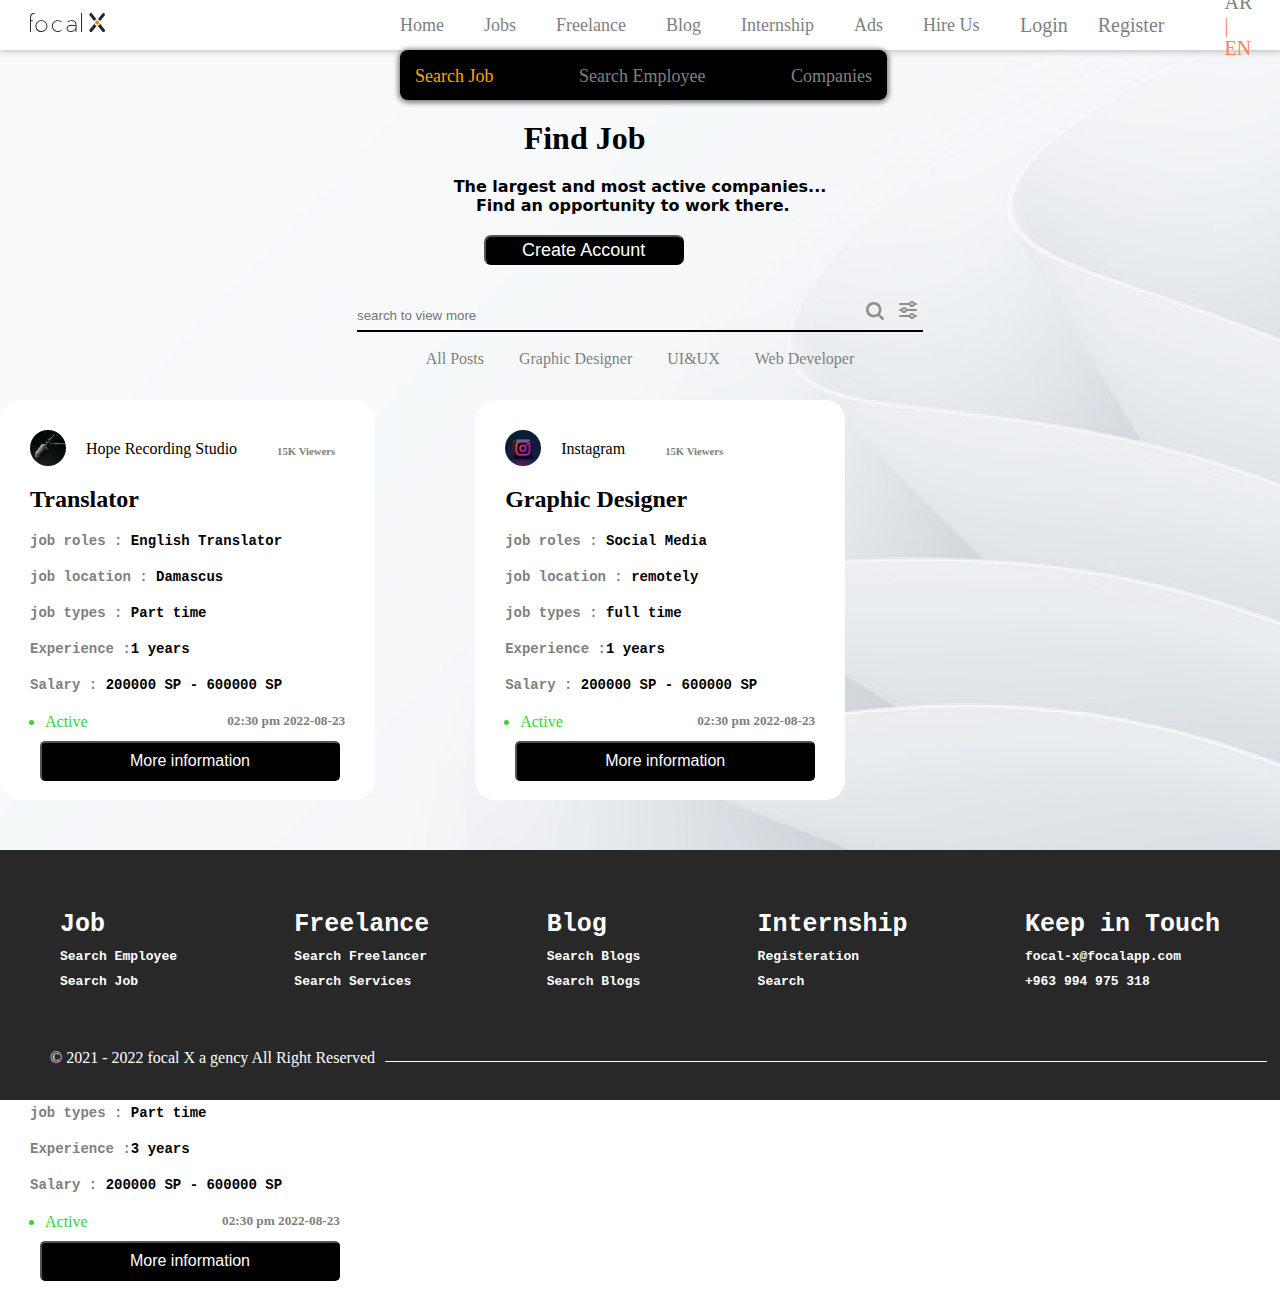
<file: index.html>
<!DOCTYPE html>
<html lang="en">
    <head>
        <meta charset="UTF-8">
        <meta http-equiv="X-UA-Compatible" content="IE=edge">
        <meta name="viewport" content="width=device-width, initial-scale=1.0">
        <title>Document</title>
        <link rel="stylesheet" href="./assets/style/style1.css">
    </head>
    <body>
       <nav class="navbar">
        <div class="image">
            <img src="./assets/img/svg/logo.svg" alt="">
        </div>
        <ul class="items">
            <li><a href="#">Home</a></li>
            <li class="min">
                <a class="diffrent" href="#">Jobs</a>
                <ul class="submin">
                    <li><a class="chose" href="./index.html">Search Job</a></li>
                    <li><a href="./index2.html">Search Employee</a></li>
                    <li><a href="index3.html">Companies</a></li>
                </ul>
            </li>
            <li><a href="#">Freelance</a></li>
            <li><a href="#">Blog</a></li>
            <li><a href="#">Internship</a></li>
            <li><a href="#">Ads</a></li>
            <li><a href="#">Hire Us</a></li>
        </ul>
        <div class="login_lan">
            <div class="login">
                <p><span>Login</span>Register</p>
            </div>
            <div class="lan">
                <p>AR<span> | EN</span></p>
            </div>
        </div>
       </nav> 
       <section class="hero">
        <div class="Find">
        <h1>Find Job</h1>
        <h4>The largest and most active companies... <br>  &nbsp; &nbsp;  Find an  opportunity to work there.</h4>
        <button>Create Account</button>
        </div> 

         <div class="search">
            <input type="search" placeholder="search to view more">
            <img src="./assets/img/svg/Vector saetch.svg" alt="#">
            <img src="./assets/img/svg/Vector.svg" alt="#">
         </div>

       
       <div class="links">
        <a href="@">All Posts</a>
        <a href="@">Graphic Designer</a>
        <a href="@">UI&UX</a>
        <a href="@"> Web Developer </a>
       </div>
       
         <div class="cards">
            <div class="card">
                <article class="img">
                <img src="./assets/img/svg/Ellipse 1.svg" alt="">
                 <p> Hope Recording Studio</p>
                <h6>15K Viewers</h6>
            </article>
                <h2>Translator</h2>
                <h4> job roles : <span> English Translator </span></h4>
                <h4>job location : <span> Damascus </span></h4>
                <h4>job types : <span>Part time </span></h4>
                <h4>Experience :<span>1 years</span></h4>
                <h4>Salary : <span>200000 SP - 600000 SP </span></h4> 
                <article  class="Active">
             <ul class="ul">
              <li> <p>Active</p> </li> 
              </ul>
                <h5>02:30 pm 2022-08-23</h5>
                </article>
                <button id="button">More information</button>
            </div>
            <div class="card">
                <article class="img">
                <img src="./assets/img/svg/Ellipse 2 .svg" alt="">
                 <p> Instagram</p>
                <h6>15K Viewers</h6>
            </article>
                <h2>Graphic Designer</h2>
                <h4> job roles : <span> Social Media </span></h4>
                <h4>job location : <span> remotely </span></h4>
                <h4>job types : <span> full time </span></h4>
                <h4>Experience :<span>1 years</span></h4>
                <h4>Salary : <span>200000 SP - 600000 SP </span></h4> 
                <article  class="Active">
             <ul class="ul">
              <li> <p>Active</p> </li> 
              </ul>
                <h5>02:30 pm 2022-08-23</h5>
                </article>
                <button id="button">More information</button>
            </div>
            <div class="card">
                <article class="img">
                <img src="./assets/img/svg/Ellipse 3 .svg" alt="">
                 <p> YouTube  </p>
                <h6>15K Viewers</h6>
            </article>
                <h2>Content Writer</h2>
                <h4> job roles : <span> YouTube Script Writer </span></h4>
                <h4>job location : <span> remotely </span></h4>
                <h4>job types : <span>Part time </span></h4>
                <h4>Experience :<span>3 years</span></h4>
                <h4>Salary : <span>200000 SP - 600000 SP </span></h4> 
                <article  class="Active">
             <ul class="ul">
              <li> <p>Active</p> </li> 
              </ul>
                <h5>02:30 pm 2022-08-23</h5>
                </article>
                <button id="button">More information</button>
            </div>
        </div>
        <footer>
            <div class="ALL">
                <div>
                    <h2>Job</h2>
                    <h4>Search Employee</h4>
                    <h4>Search Job</h4>
                </div>
                <div>
                    <h2>Freelance</h2>
                    <h4>Search Freelancer</h4>
                    <h4>Search Services</h4>
                </div>
                <div>
                    <h2>Blog</h2>
                    <h4>Search Blogs</h4>
                    <h4>Search Blogs</h4>
                </div>
                <div>
                    <h2>Internship</h2>
                    <h4>Registeration</h4>
                    <h4>Search</h4>
                </div>
                <div>
                    <h2>Keep in Touch</h2>
                    <h4>focal-x@focalapp.com</h4>
                    <h4>+963 994 975 318</h4>
                </div>
                
            </div>
              <article class="end">
                <p>© 2021 - 2022 focal X a gency All Right Reserved</p> 
                <hr>
              </article>

        </footer>
       
    </section>
    </body>
</html>
</file>
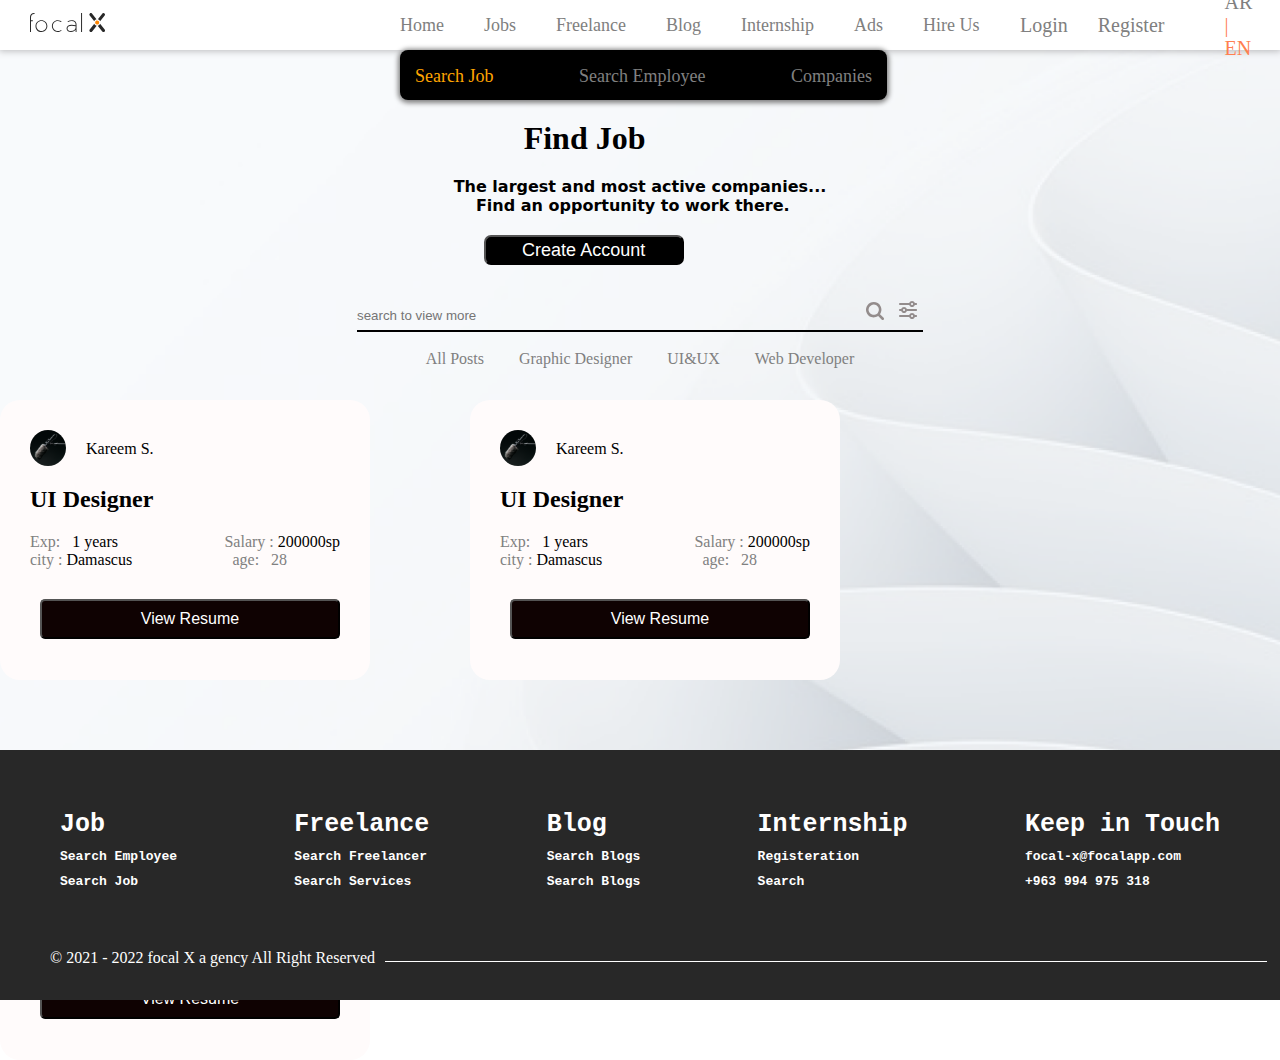
<file: index2.html>
<!DOCTYPE html>
<html lang="en">
    <head>
        <meta charset="UTF-8">
        <meta http-equiv="X-UA-Compatible" content="IE=edge">
        <meta name="viewport" content="width=device-width, initial-scale=1.0">
        <title>Document</title>
        <link rel="stylesheet" href="./assets/style/styles2.css">
    </head>
    <body>
       <nav class="navbar">
        <div class="image">
            <img src="./assets/img/svg/logo.svg" alt="">
        </div>
        <ul class="items">
            <li><a href="#">Home</a></li>
            <li class="min">
                <a class="diffrent" href="#">Jobs</a>
                <ul class="submin">
                    <li><a class="chose" href="./index.html">Search Job</a></li>
                    <li><a href="./index2.html">Search Employee</a></li>
                    <li><a href="./index3.html">Companies</a></li>
                </ul>
            </li>
            <li><a href="#">Freelance</a></li>
            <li><a href="#">Blog</a></li>
            <li><a href="#">Internship</a></li>
            <li><a href="#">Ads</a></li>
            <li><a href="#">Hire Us</a></li>
        </ul>
        <div class="login_lan">
            <div class="login">
                <p><span>Login</span>Register</p>
            </div>
            <div class="lan">
                <p>AR<span> | EN</span></p>
            </div>
        </div>
       </nav> 
       <section class="hero">
        <div class="Find">
        <h1>Find Job</h1>
        <h4>The largest and most active companies... <br>  &nbsp; &nbsp;  Find an  opportunity to work there.</h4>
        <button>Create Account</button>
        </div> 

         <div class="search">
            <input type="search" placeholder="search to view more">
            <img src="./assets/img/svg/Vector saetch.svg" alt="#">
            <img src="./assets/img/svg/Vector.svg" alt="#">
         </div>

       
       <div class="links">
        <a href="@">All Posts</a>
        <a href="@">Graphic Designer</a>
        <a href="@">UI&UX</a>
        <a href="@"> Web Developer </a>
       </div>
       
         <div class="cards">
            <div class="card">
                <article class="img">
                <img src="./assets/img/svg/Ellipse 1.svg" alt="">
                 <p> Kareem S.</p>
                
            </article>
                <h2>UI Designer</h2>
                <div class="info">
                    <div>
                        <p>Exp: &nbsp; <span>1 years</span></p>
                        <p>city : <span>Damascus</span></p>
                    </div>
                    <div>
                        <p>Salary : <span>200000sp</span></p>
                        <p> &nbsp; age: &nbsp; <span></span>28</p>
                    </div>
                </div>
                 
                </article>
                <button id="butt">View Resume</button>
            </div>
            <div class="card">
                <article class="img">
                <img src="./assets/img/svg/Ellipse 1.svg" alt="">
                 <p> Kareem S.</p>
                
            </article>
                <h2>UI Designer</h2>
                <div class="info">
                    <div>
                        <p>Exp: &nbsp; <span>1 years</span></p>
                        <p>city : <span>Damascus</span></p>
                    </div>
                    <div>
                        <p>Salary : <span>200000sp</span></p>
                        <p> &nbsp; age: &nbsp; <span></span>28</p>
                    </div>
                </div>
                 
                </article>
                <button id="butt">View Resume</button>
            </div>
            <div class="card">
                <article class="img">
                <img src="./assets/img/svg/Ellipse 1.svg" alt="">
                 <p> Kareem S.</p>
                
            </article>
                <h2>UI Designer</h2>
                <div class="info">
                    <div>
                        <p>Exp: &nbsp; <span>1 years</span></p>
                        <p>city : <span>Damascus</span></p>
                    </div>
                    <div>
                        <p>Salary : <span>200000sp</span></p>
                        <p> &nbsp; age: &nbsp; <span></span>28</p>
                    </div>
                </div>
                 
                </article>
                <button id="butt">View Resume</button>
            </div>
            
        
       
    </section>
    <footer>
        <div class="ALL">
            <div>
                <h2>Job</h2>
                <h4>Search Employee</h4>
                <h4>Search Job</h4>
            </div>
            <div>
                <h2>Freelance</h2>
                <h4>Search Freelancer</h4>
                <h4>Search Services</h4>
            </div>
            <div>
                <h2>Blog</h2>
                <h4>Search Blogs</h4>
                <h4>Search Blogs</h4>
            </div>
            <div>
                <h2>Internship</h2>
                <h4>Registeration</h4>
                <h4>Search</h4>
            </div>
            <div>
                <h2>Keep in Touch</h2>
                <h4>focal-x@focalapp.com</h4>
                <h4>+963 994 975 318</h4>
            </div>
            
        </div>
          <article class="end">
            <p>© 2021 - 2022 focal X a gency All Right Reserved</p> 
            <hr>
          </article>

    </footer>
    </body>
</html>
</file>
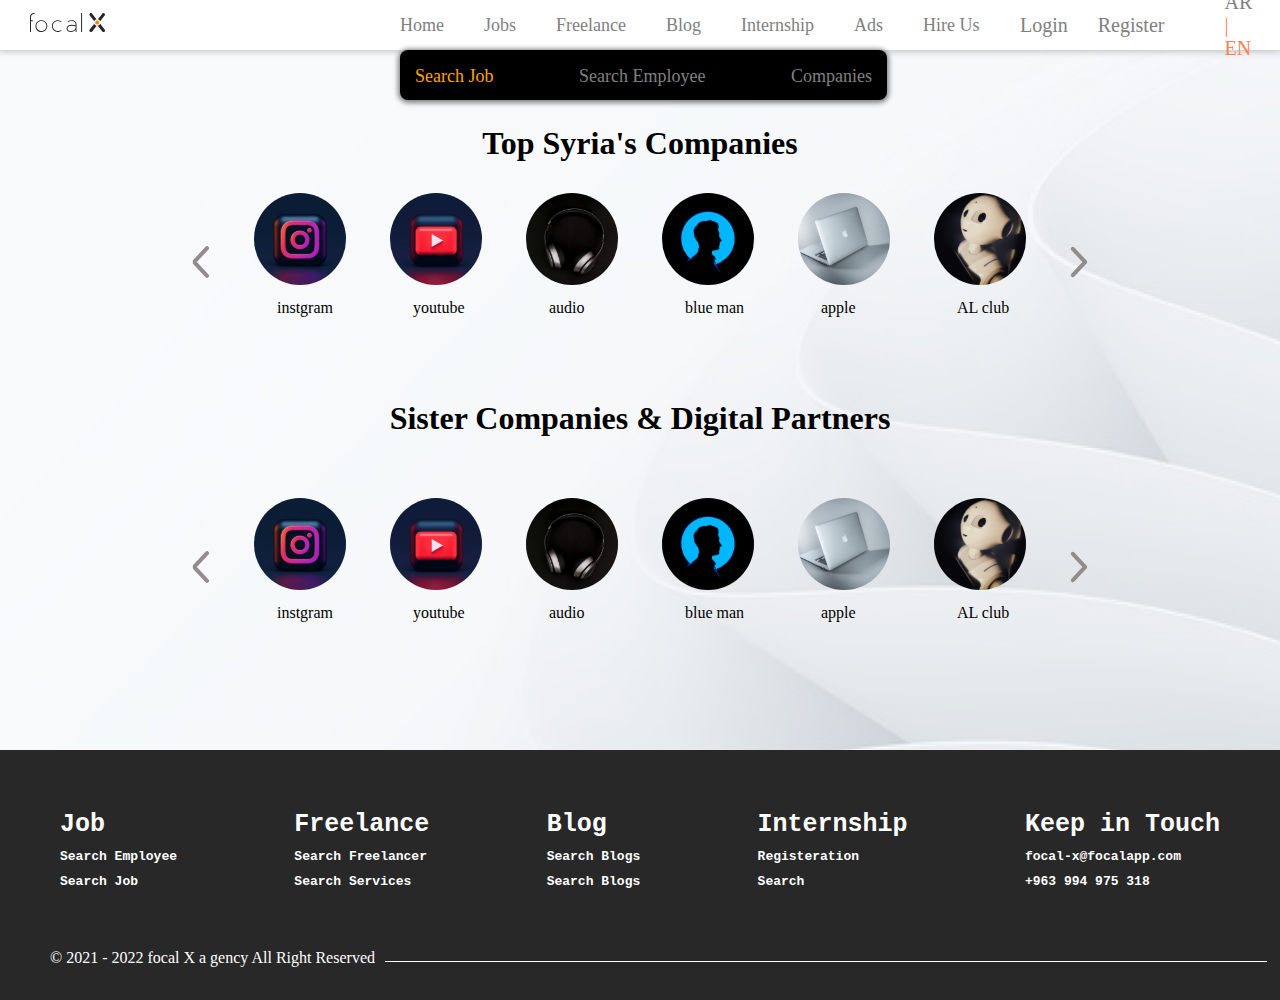
<file: index3.html>
<!DOCTYPE html>
<html lang="en">
    <head>
        <meta charset="UTF-8">
        <meta http-equiv="X-UA-Compatible" content="IE=edge">
        <meta name="viewport" content="width=device-width, initial-scale=1.0">
        <title>Document</title>
        <link rel="stylesheet" href="./assets/style/style3.css">
    </head>
    <body>
       <nav class="navbar">
        <div class="image">
            <img src="./assets/img/svg/logo.svg" alt="">
        </div>
        <ul class="items">
            <li><a href="#">Home</a></li>
            <li class="min">
                <a class="diffrent" href="#">Jobs</a>
                <ul class="submin">
                    <li><a class="chose" href="./index.html">Search Job</a></li>
                    <li><a href="./index2.html">Search Employee</a></li>
                    <li><a href="./index3.html">Companies</a></li>
                </ul>
            </li>
            <li><a href="#">Freelance</a></li>
            <li><a href="#">Blog</a></li>
            <li><a href="#">Internship</a></li>
            <li><a href="#">Ads</a></li>
            <li><a href="#">Hire Us</a></li>
        </ul>
        <div class="login_lan">
            <div class="login">
                <p><span>Login</span>Register</p>
            </div>
            <div class="lan">
                <p>AR<span> | EN</span></p>
            </div>
        </div>
       </nav> 
       <section class="hero">
         <div class="title"><h1>Top Syria's Companies</h1></div>
         <div class="icones">
            <div class="arrow">
                <img src="./assets/img/svg/top-left-down-right.svg" alt="">
                <img class="sc" src="./assets/img/svg/top-right-down-left.svg" alt="">
            </div>
            <div class="icone">
                <img src="./assets/img/svg/instgram.svg" alt="">
                <p>instgram</p>
            </div>
            <div class="icone">
                <img src="./assets/img/svg/youtube.svg" alt="">
                <p>youtube</p>
            </div>
            <div class="icone">
                <img src="./assets/img/svg/audio.svg" alt="">
                <p>audio</p>
            </div>
            <div class="icone">
                <img src="./assets/img/svg/blueman.svg" alt="">
                <p>blue man</p>
            </div>
            <div class="icone">
                <img src="./assets/img/svg/apple.svg" alt="">
                <p>apple</p>
            </div>
            <div class="icone">
                <img src="./assets/img/svg/robot.svg" alt="">
                <p>AL club</p>
            </div>
            <div class="arrow">
                <img src="./assets/img/svg/top-right-down-left.svg" alt="">
                <img class="sc" src="./assets/img/svg/top-left-down-right.svg" alt="">
                    
            </div>
         </div>
        <!-- 999999999999999999999999999999999999999999999999999 -->
        <div class="titl"><h1>Sister Companies & Digital Partners</h1></div>
        <div class="iconess">
           <div class="arrow">
               <img src="./assets/img/svg/top-left-down-right.svg" alt="">
               <img class="sc" src="./assets/img/svg/top-right-down-left.svg" alt="">
           </div>
            <div class="icone">
                <img src="./assets/img/svg/instgram.svg" alt="">
                <p>instgram</p>
            </div>
            <div class="icone">
                <img src="./assets/img/svg/youtube.svg" alt="">
                <p>youtube</p>
            </div>
            <div class="icone">
                <img src="./assets/img/svg/audio.svg" alt="">
                <p>audio</p>
            </div>
            <div class="icone">
                <img src="./assets/img/svg/blueman.svg" alt="">
                <p>blue man</p>
            </div>
            <div class="icone">
                <img src="./assets/img/svg/apple.svg" alt="">
                <p>apple</p>
            </div>
            <div class="icone">
                <img src="./assets/img/svg/robot.svg" alt="">
                <p>AL club</p>
            </div>
            <div class="arrow">
            <img src="./assets/img/svg/top-right-down-left.svg" alt="">
            <img class="sc" src="./assets/img/svg/top-left-down-right.svg" alt="">
            </div>
        </div>
       </section>
    <footer>
        <div class="ALL">
            <div>
                <h2>Job</h2>
                <h4>Search Employee</h4>
                <h4>Search Job</h4>
            </div>
            <div>
                <h2>Freelance</h2>
                <h4>Search Freelancer</h4>
                <h4>Search Services</h4>
            </div>
            <div>
                <h2>Blog</h2>
                <h4>Search Blogs</h4>
                <h4>Search Blogs</h4>
            </div>
            <div>
                <h2>Internship</h2>
                <h4>Registeration</h4>
                <h4>Search</h4>
            </div>
            <div>
                <h2>Keep in Touch</h2>
                <h4>focal-x@focalapp.com</h4>
                <h4>+963 994 975 318</h4>
            </div>
            
        </div>
          <article class="end">
            <p>© 2021 - 2022 focal X a gency All Right Reserved</p> 
            <hr>
          </article>

    </footer>
    </body>
</html>
</file>
<file: assets/style/style1.css>
*{
    margin: 0;
    padding: 0;
    box-sizing: border-box;
}
.navbar {
    display: flex;
    justify-content: space-between;
    align-items: center;
   
    width: 100%;
    height: 50px;
    background-color: white;
    box-shadow: 0px 0px 7px 1px rgb(165, 163, 163);
    /* position: fixed; */
    
}
.navbar .image {
    margin-left: 30px;
}

.navbar .items  {
    display: flex;
    gap: 40px;
    margin-left: 400px;
    width: 800px;
    position: absolute;
    top: 15px;
    float: left;   
    list-style: none;
    color: gray;
}
.navbar .items li a { 
    text-decoration: none;
    list-style: none;
    color: gray;
    font-size: 18px;
}
.navbar .items li .chose {
    color: orange;
}
.submin { 
    display: flex;
    justify-content: space-between;
    align-items: center;
    height: 50px;
    width: 487px;
    padding: 15px;
    font-size: 20px;
    position: absolute;
    top: 35px;
    left: -0px;
    list-style: none;
    background-color: black;
    border-radius: 8px;
    box-shadow: 0px 1px 5px 2px;
}

.navbar .login_lan {
    width: 25%;
    display: flex;
    justify-content: space-between;
    align-items: center;

}
.navbar .login span ,.navbar .login p ,.navbar .lan{
 margin: 0 30px;
 font-size: 20px;
 color: gray;
}
.navbar .lan span {
  color: coral;
}
.hero{
    display: flex;
    width: 100%;
    height: 900px;
    background-image: url(../img/png/166448bb602550524d906cbdca70189c\ 1.png);
    background-repeat: no-repeat;
    background-size: cover;
    
    background-position: center; 
    justify-content: center;
}
.Find {
 position: absolute;
 top: 100px;
   margin: 20px;
 
  /* margin-top: 85px;
  margin-left: 50px; */
}
.Find  h4 {
    font-family: system-ui;
    margin: 20px 0px;
}
.Find button {
    width: 200px;
    height: 30px;
    background-color: black;
    color: white;
    font-size: 18px;
    border-radius: 7px;
    margin-left: 30px;
}
.Find  h1 {
   margin-left: 70px;
}

.search {
    position: absolute;
    top: 300px; 
    border-bottom: 2px solid black;
}
.search input { 
    width: 500px;
    border: none;
    height: 30px;
    background-color: rgb(248 250 254 / 0%);
}
.search img { 
    margin: 0 5px;
}
.links  {
    position: absolute;
    top: 350px; 
    display: flex;
    gap: 35px;
   
}
.links  a {
    text-decoration: none;
    color: gray;
}
.cards{
    
    position: absolute;
    top: 400px;
    display: flex;
    gap: 100px;
    flex-wrap: wrap;
    
   
}
.img{
    display: flex;
    gap: 20px;
    
}
.img p   {
    margin-top: 10px;
   margin-right: 20px;
}
.img h6 {
margin-top: 15px;
margin-right: 10px;
color: gray;

}
.card  h4 {
   font-family: monospace;
   margin: 20px 0px;
   font-size: 14px;
   color: gray;
}
.card h2 {
margin: 20px 0px;
}
.card  span {
    color: black;
}
.Active{
    display: flex;
    justify-content: space-between
}
.ul { 
    color: rgb(55, 211, 55);
    margin-left: 15px;
}
.Active h5 { 
    color: gray;
}
#button { 
    width: 300px;
    height: 40px;
    margin-left: 10px;
    margin-top: 10px;
    
    background-color: black;
    color: white;
    font-size: 16px;
    border-radius: 5px;
}
.card { 
    padding: 30px;
    height: 400px;
    background-color: white;
    border-radius: 20px;
    
}
footer { 
    position: absolute;
    top: 850px;
    height: 250px;
    background-color: black;
    width: 100%;
    padding: 10px;
    background: #282828;
    
}
.ALL { 
    display: flex;
    color: white;
    justify-content: space-between;
    /* margin-top: 10px; */
    padding: 50px;
}
.ALL h2 { 
    margin-bottom: 10px;
    font-family: monospace;
    font-size: 25px;
}
.ALL h4 {
    margin-bottom: 10px;
    font-family: monospace;
    
}
.end { 
    display: flex;
    color: white;
    gap: 10px;
}
.end hr { 
    width: 70%;
    border: none;
    border-bottom: 1px solid white;
    margin-bottom: 5px;
}
.end p { 
    margin-left: 40px;
}
</file>
<file: assets/style/styles2.css>
*{
    margin: 0;
    padding: 0;
    box-sizing: border-box;
}
.navbar {
    display: flex;
    justify-content: space-between;
    align-items: center;
   
    width: 100%;
    height: 50px;
    background-color: white;
    box-shadow: 0px 0px 7px 1px rgb(165, 163, 163);
    /* position: fixed; */
    
}
.navbar .image {
    margin-left: 30px;
}

.navbar .items  {
    display: flex;
    gap: 40px;
    margin-left: 400px;
    width: 800px;
    position: absolute;
    top: 15px;
    float: left;   
    list-style: none;
    color: gray;
}
.navbar .items li a { 
    text-decoration: none;
    list-style: none;
    color: gray;
    font-size: 18px;
}
.navbar .items li .chose {
    color: orange;
}
.submin { 
    display: flex;
    justify-content: space-between;
    align-items: center;
    height: 50px;
    width: 487px;
    padding: 15px;
    font-size: 20px;
    position: absolute;
    top: 35px;
    left: -0px;
    list-style: none;
    background-color: black;
    border-radius: 8px;
    box-shadow: 0px 1px 5px 2px;
}

.navbar .login_lan {
    width: 25%;
    display: flex;
    justify-content: space-between;
    align-items: center;

}
.navbar .login span ,.navbar .login p ,.navbar .lan{
 margin: 0 30px;
 font-size: 20px;
 color: gray;
}
.navbar .lan span {
  color: coral;
}
.hero{
    display: flex;
    width: 100%;
    height: 950px;
    background-image: url(../img/png/166448bb602550524d906cbdca70189c\ 1.png);
    background-repeat: no-repeat;
    background-size: cover;
    
    background-position: center; 
    justify-content: center;
}
.Find {
 position: absolute;
 top: 100px;
   margin: 20px;
 
  /* margin-top: 85px;
  margin-left: 50px; */
}
.Find  h4 {
    font-family: system-ui;
    margin: 20px 0px;
}
.Find button {
    width: 200px;
    height: 30px;
    background-color: black;
    color: white;
    font-size: 18px;
    border-radius: 7px;
    margin-left: 30px;
}
.Find  h1 {
   margin-left: 70px;
}

.search {
    position: absolute;
    top: 300px; 
    border-bottom: 2px solid black;
}
.search input { 
    width: 500px;
    border: none;
    height: 30px;
    background-color: rgb(248 250 254 / 0%);
}
.search img { 
    margin: 0 5px;
}
.links  {
    position: absolute;
    top: 350px; 
    display: flex;
    gap: 35px;
   
}
.links  a {
    text-decoration: none;
    color: gray;
}
.cards{
    
    position: absolute;
    top: 400px;
    display: flex;
    gap: 100px;
    flex-wrap: wrap;
    
   
}
.img{
    display: flex;
    gap: 20px;
    
}
.img p   {
    margin-top: 10px;
   margin-right: 20px;
}
.img h6 {
margin-top: 15px;
margin-right: 10px;
color: gray;

}
.card  h4 {
   font-family: monospace;
   margin: 20px 0px;
   font-size: 14px;
   color: gray;
}
.card h2 {
margin: 20px 0px;
}

.card { 
    padding: 30px;
    height: 280px;
    background-color: rgb(255, 251, 251);
    border-radius: 20px;
    
}
footer { 
    position: absolute;
    top: 750px;
    height: 250px;
    background-color: black;
    width: 100%;
    padding: 10px;
    background: #282828;
    
}
.ALL { 
    
    display: flex;
    color: white;
    justify-content: space-between;
    /* margin-top: 10px; */
    padding: 50px;
}
.ALL h2 { 
    margin-bottom: 10px;
    font-family: monospace;
    font-size: 25px;
}
.ALL h4 {
    margin-bottom: 10px;
    font-family: monospace;
    
}
.end { 
    display: flex;
    color: white;
    gap: 10px;
}
.end hr { 
    width: 70%;
    border: none;
    border-bottom: 1px solid white;
    margin-bottom: 5px;
}
.end p { 
    margin-left: 40px;
}
.info{
    display: flex;
    justify-content: center;
    justify-content: space-between;
    align-items: center;
}
#butt { 
    width: 300px;
    height: 40px;
    margin-left: 10px;
    margin-top: 30px;
    background-color: rgb(15, 2, 2);
    color: white;
    font-size: 16px;
    border-radius: 5px;
}
.info p { 
    color: gray;
}
.info span { 
    color: black;
}
</file>
<file: assets/style/style3.css>
*{
    margin: 0;
    padding: 0;
    box-sizing: border-box;
}
.navbar {
    display: flex;
    justify-content: space-between;
    align-items: center;
   
    width: 100%;
    height: 50px;
    background-color: white;
    box-shadow: 0px 0px 7px 1px rgb(165, 163, 163);
    /* position: fixed; */
    
}
.navbar .image {
    margin-left: 30px;
}

.navbar .items  {
    display: flex;
    gap: 40px;
    margin-left: 400px;
    width: 800px;
    position: absolute;
    top: 15px;
    float: left;   
    list-style: none;
    color: gray;
}
.navbar .items li a { 
    text-decoration: none;
    list-style: none;
    color: gray;
    font-size: 18px;
}
.navbar .items li .chose {
    color: orange;
}
.submin { 
    display: flex;
    justify-content: space-between;
    align-items: center;
    height: 50px;
    width: 487px;
    padding: 15px;
    font-size: 20px;
    position: absolute;
    top: 35px;
    left: -0px;
    list-style: none;
    background-color: black;
    border-radius: 8px;
    box-shadow: 0px 1px 5px 2px;
}

.navbar .login_lan {
    width: 25%;
    display: flex;
    justify-content: space-between;
    align-items: center;

}
.navbar .login span ,.navbar .login p ,.navbar .lan{
 margin: 0 30px;
 font-size: 20px;
 color: gray;
}
.navbar .lan span {
  color: coral;
}
.hero{
    display: flex;
    width: 100%;
    height: 950px;
    background-image: url(../img/png/166448bb602550524d906cbdca70189c\ 1.png);
    background-repeat: no-repeat;
    background-size: cover;
    background-position: center; 
    justify-content: center;
}
.title { 
   position: absolute;
    top: 125px;
}
.icones { 
    display: flex;
    width: 70%;
    height: 110px;
    position: absolute;
    top: 200px;
    justify-content: space-between;
    align-items: center;  
}
.icone{ 
    display: inline-block;
    
}
.hero .icones .arrow img { 
    display: block;
}
.hero .icones .arrow{
    position: relative;

}
.hero .icones .arrow .sc { 
    position: absolute;
    top:14px;
    
}
.icone p {
    margin-left: 23px;
    margin-top: 10px;
}

footer { 
    position: absolute;
    top: 750px;
    height: 250px;
    background-color: black;
    width: 100%;
    padding: 10px;
    background: #282828;
 
}
.ALL { 
    
    display: flex;
    color: white;
    justify-content: space-between;
    /* margin-top: 10px; */
    padding: 50px;
}
.ALL h2 { 
    margin-bottom: 10px;
    font-family: monospace;
    font-size: 25px;
}
.ALL h4 {
    margin-bottom: 10px;
    font-family: monospace;
    
}
.end { 
    display: flex;
    color: white;
    gap: 10px;
}
.end hr { 
    width: 70%;
    border: none;
    border-bottom: 1px solid white;
    margin-bottom: 5px;
}
.end p { 
    margin-left: 40px;
}
.titl {
    position: absolute;
    top: 400px;
}
.iconess { 
    display: flex;
    width: 70%;
    height: 120px;
    position: absolute;
    top: 500px;
    justify-content: space-between;
    align-items: center;  
}
.hero .iconess .arrow img { 
    display: block;

}
.hero .iconess .arrow {
    position: relative;
}
.hero .iconess .arrow .sc { 
    position: absolute;
    top:14px;

}
.icone p {
    margin-left: 23px;
    margin-top: 10px;
}
</file>
